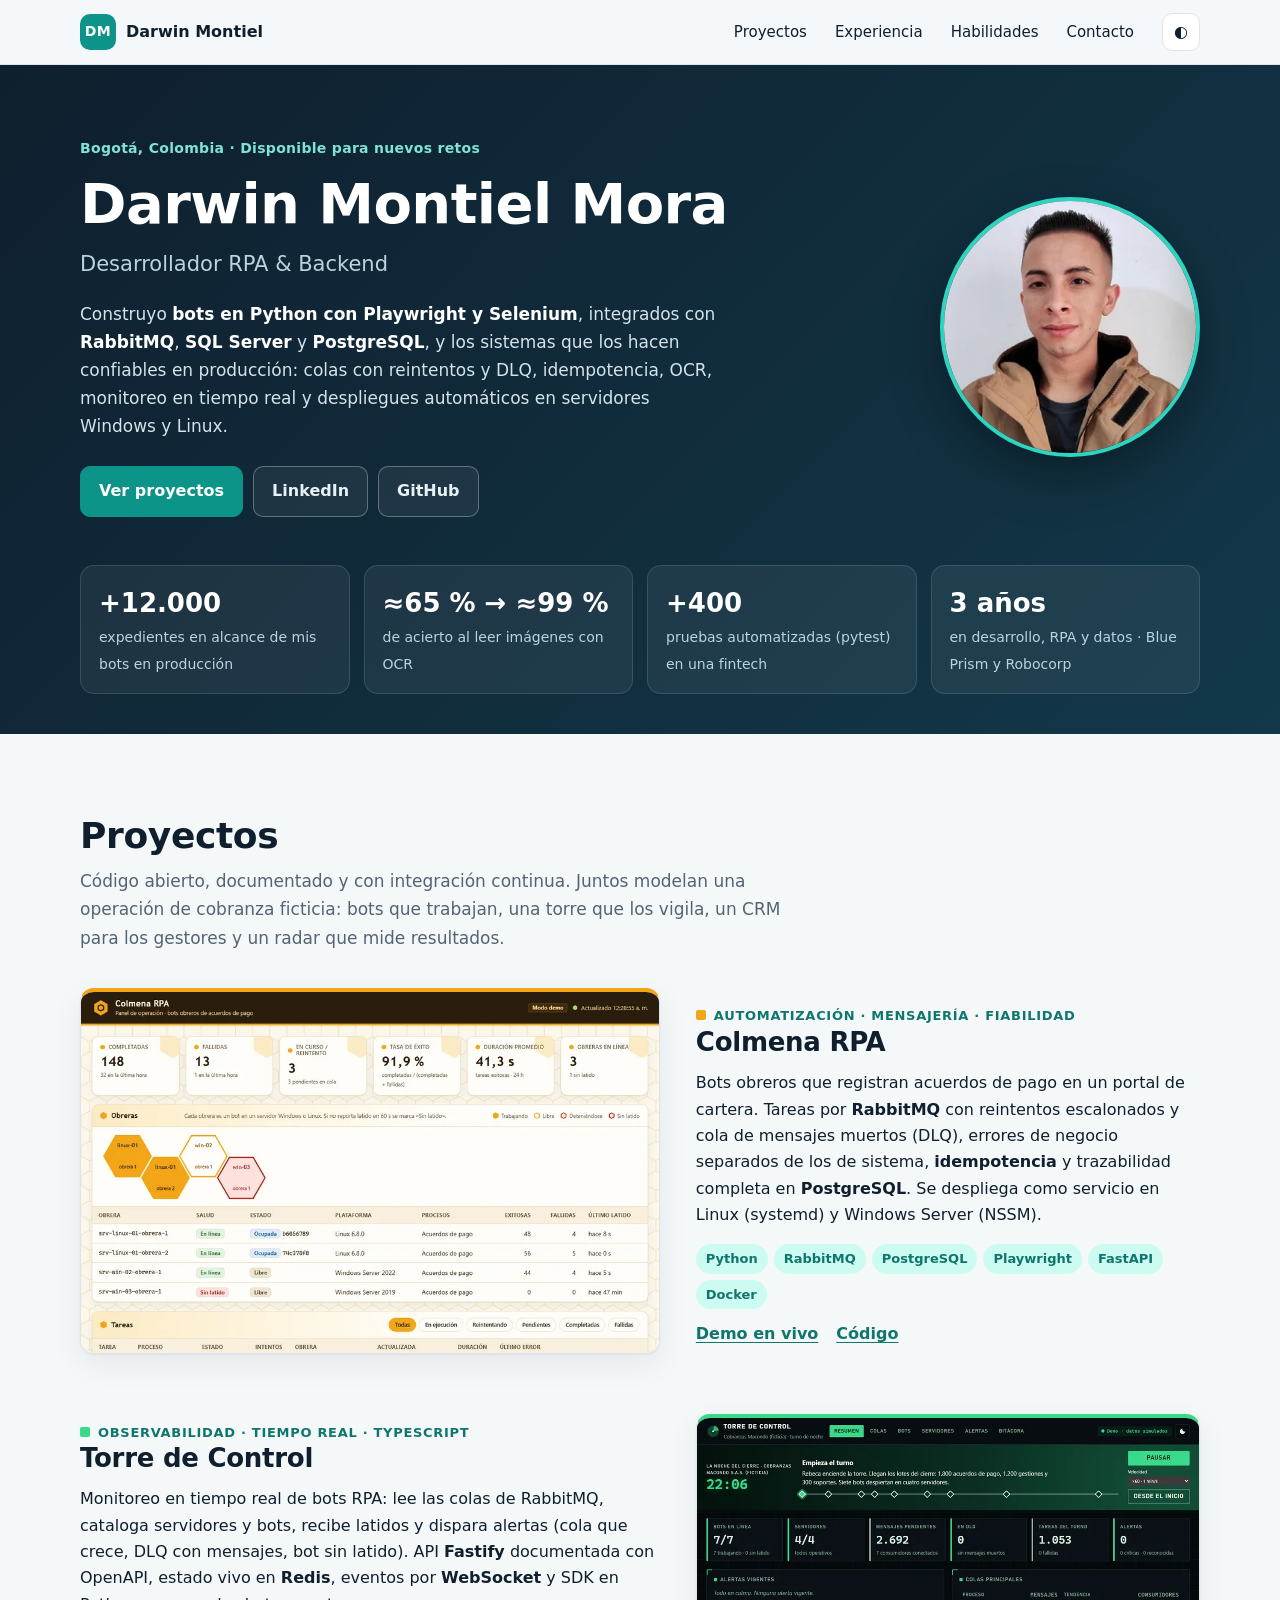
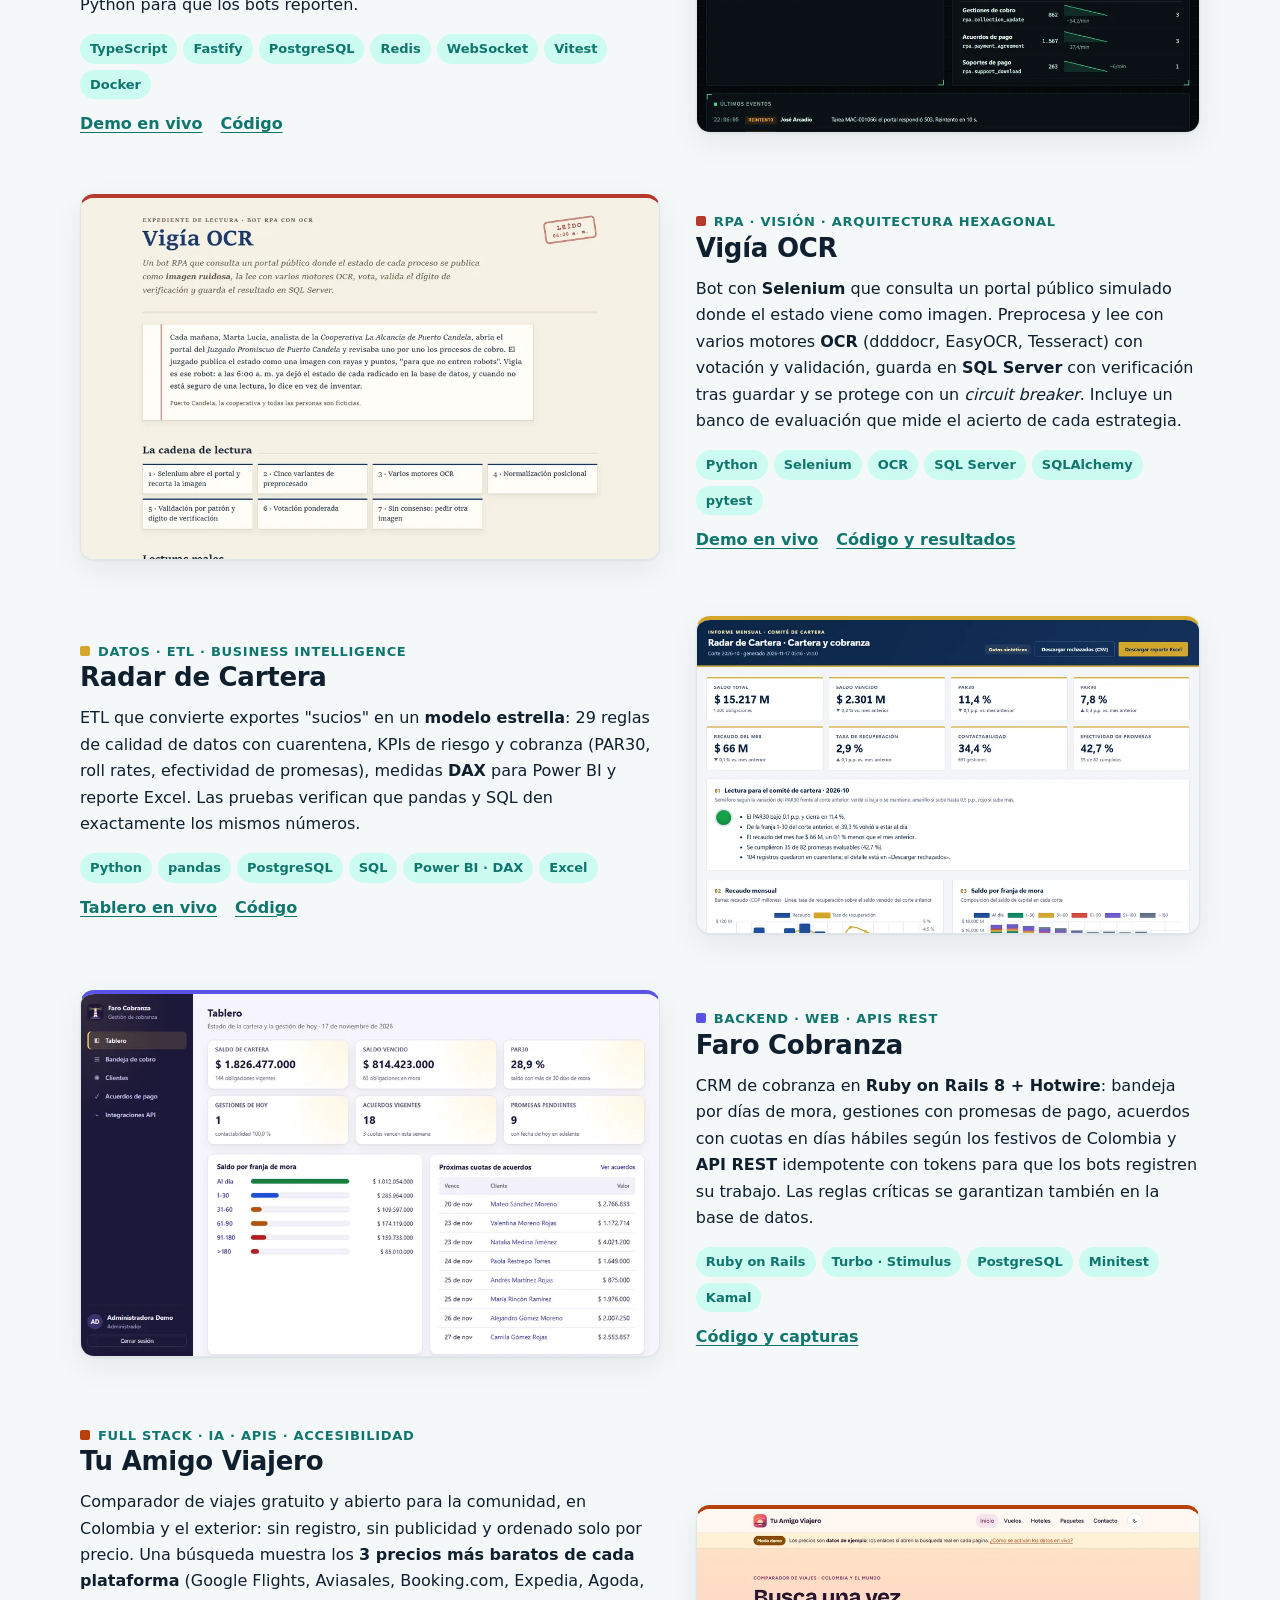
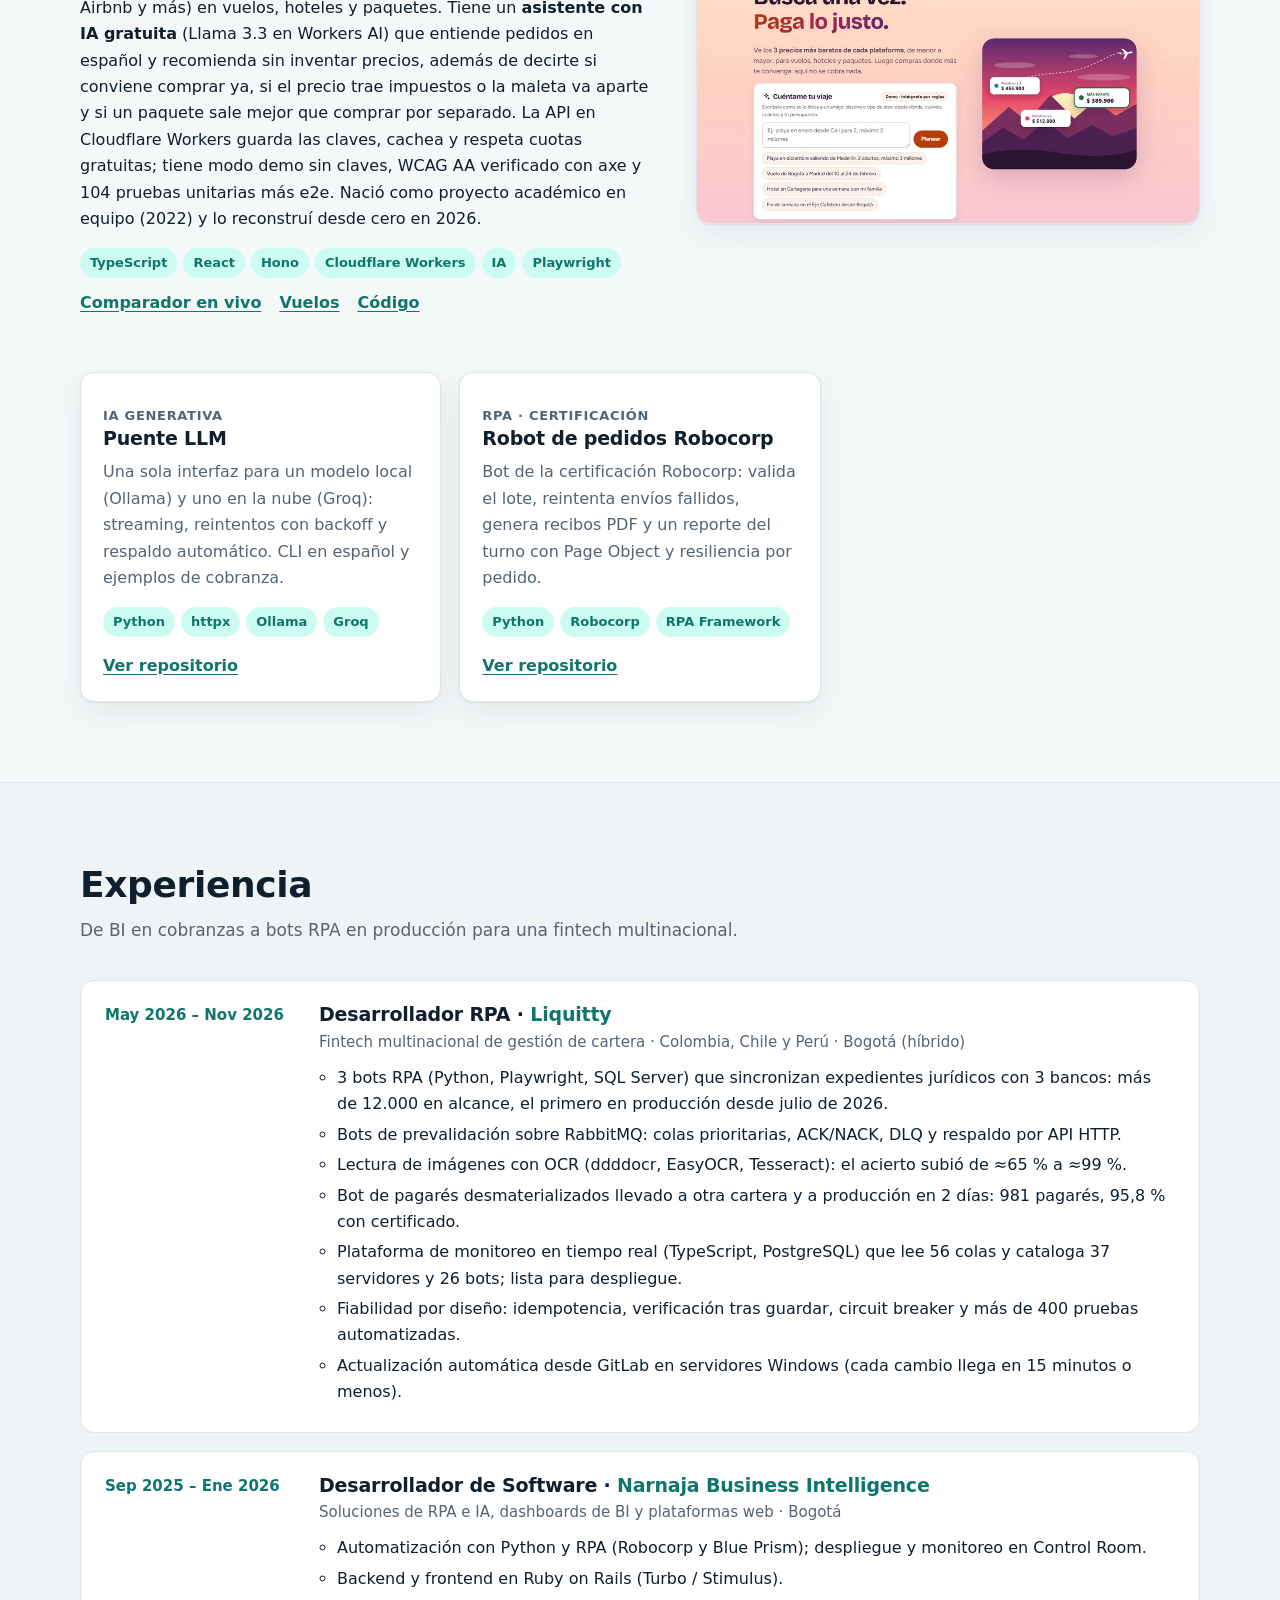
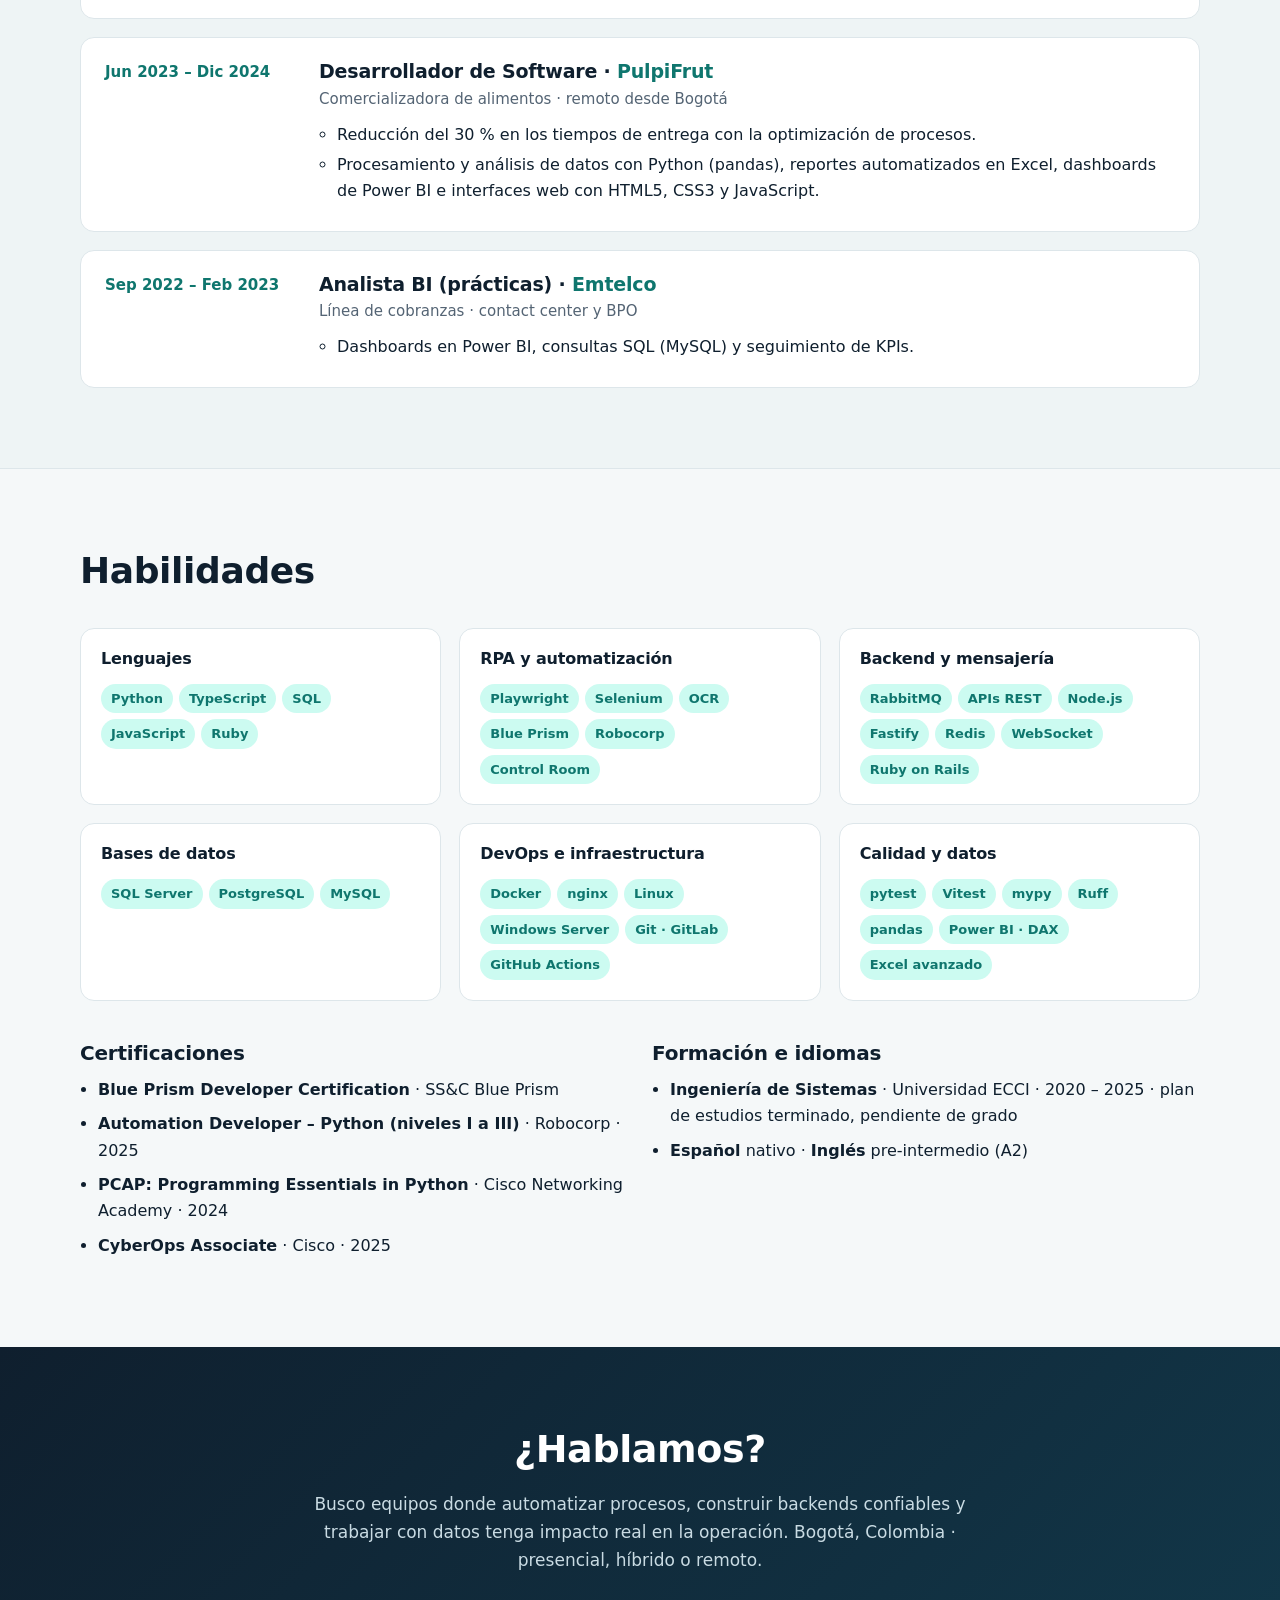
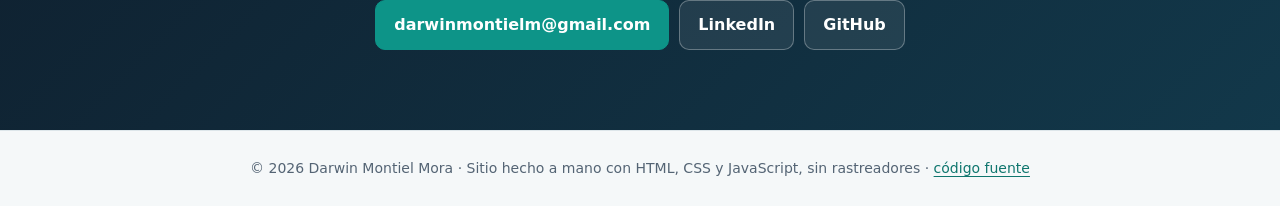
<file: index.html>
<!DOCTYPE html>
<html lang="es">
<head>
  <meta charset="utf-8">
  <meta name="viewport" content="width=device-width, initial-scale=1">
  <title>Darwin Montiel Mora · Desarrollador RPA &amp; Backend</title>
  <meta name="description" content="Desarrollador RPA y Backend en Bogotá. Bots en Python con Playwright, Selenium y OCR, colas RabbitMQ, SQL Server y PostgreSQL, monitoreo en tiempo real y analítica de datos para gestión de cartera.">
  <meta name="author" content="Darwin Montiel Mora">
  <meta name="theme-color" content="#0f1f2e">
  <link rel="canonical" href="https://darwinmontiel.github.io/">
  <link rel="icon" href="assets/img/favicon.svg" type="image/svg+xml">
  <meta property="og:type" content="profile">
  <meta property="og:locale" content="es_CO">
  <meta property="og:title" content="Darwin Montiel Mora · Desarrollador RPA & Backend">
  <meta property="og:description" content="Bots en Python con Playwright, Selenium y OCR, colas RabbitMQ, SQL Server, PostgreSQL y monitoreo en tiempo real para operaciones de cobranza.">
  <meta property="og:url" content="https://darwinmontiel.github.io/">
  <meta property="og:image" content="https://darwinmontiel.github.io/assets/img/og.png">
  <meta property="og:image:width" content="1200">
  <meta property="og:image:height" content="630">
  <meta name="twitter:card" content="summary_large_image">
  <link rel="stylesheet" href="assets/css/styles.css">
  <script type="application/ld+json">
  {
    "@context": "https://schema.org",
    "@type": "Person",
    "name": "Darwin Montiel Mora",
    "jobTitle": "Desarrollador RPA & Backend",
    "address": { "@type": "PostalAddress", "addressLocality": "Bogotá", "addressCountry": "CO" },
    "alumniOf": "Universidad ECCI",
    "knowsAbout": ["RPA", "Python", "Playwright", "Selenium", "OCR", "RabbitMQ", "SQL Server", "PostgreSQL", "TypeScript", "Fastify", "Redis", "Ruby on Rails", "Power BI", "Docker", "Windows Server", "Linux"],
    "url": "https://darwinmontiel.github.io/",
    "sameAs": ["https://github.com/DarwinMontiel", "https://www.linkedin.com/in/darwin-montiel-mora-925216206"]
  }
  </script>
  <script>
    // Aplica el tema guardado antes de pintar (evita parpadeo). Si el almacenamiento no está disponible, se usa el del sistema.
    try { const t = localStorage.getItem("tema"); if (t) document.documentElement.dataset.theme = t; } catch (e) {}
  </script>
</head>
<body>
  <a class="skip" href="#contenido">Saltar al contenido</a>

  <header class="topbar">
    <div class="wrap topbar__inner">
      <a class="brand" href="#inicio" aria-label="Inicio">
        <span class="brand__logo" aria-hidden="true">DM</span>
        <span class="brand__name">Darwin Montiel</span>
      </a>
      <nav class="nav" aria-label="Secciones">
        <button class="nav__toggle" type="button" aria-expanded="false" aria-controls="menu">Menú</button>
        <ul id="menu" class="nav__list">
          <li><a href="#proyectos">Proyectos</a></li>
          <li><a href="#experiencia">Experiencia</a></li>
          <li><a href="#habilidades">Habilidades</a></li>
          <li><a href="#contacto">Contacto</a></li>
        </ul>
      </nav>
      <button class="theme" type="button" aria-label="Cambiar entre modo claro y oscuro" title="Cambiar tema">
        <span aria-hidden="true">◐</span>
      </button>
    </div>
  </header>

  <main id="contenido">
    <section id="inicio" class="hero">
      <div class="wrap hero__inner">
        <div class="hero__text">
          <p class="eyebrow">Bogotá, Colombia · Disponible para nuevos retos</p>
          <h1>Darwin Montiel Mora</h1>
          <p class="hero__role">Desarrollador RPA &amp; Backend</p>
          <p class="hero__pitch">
            Construyo <strong>bots en Python con Playwright y Selenium</strong>, integrados con
            <strong>RabbitMQ</strong>, <strong>SQL Server</strong> y <strong>PostgreSQL</strong>, y los sistemas que
            los hacen confiables en producción: colas con reintentos y DLQ, idempotencia, OCR,
            monitoreo en tiempo real y despliegues automáticos en servidores Windows y Linux.
          </p>
          <div class="hero__actions">
            <a class="btn btn--primary" href="#proyectos">Ver proyectos</a>
            <a class="btn" href="https://www.linkedin.com/in/darwin-montiel-mora-925216206" rel="me noopener" target="_blank">LinkedIn</a>
            <a class="btn" href="https://github.com/DarwinMontiel" rel="me noopener" target="_blank">GitHub</a>
          </div>
        </div>
        <img class="hero__photo" src="assets/img/avatar.webp" width="320" height="320" alt="Foto de Darwin Montiel Mora">
      </div>
      <div class="wrap">
        <ul class="stats">
          <li><strong>+12.000</strong><span>expedientes en alcance de mis bots en producción</span></li>
          <li><strong>≈65 % → ≈99 %</strong><span>de acierto al leer imágenes con OCR</span></li>
          <li><strong>+400</strong><span>pruebas automatizadas (pytest) en una fintech</span></li>
          <li><strong>3 años</strong><span>en desarrollo, RPA y datos · Blue Prism y Robocorp</span></li>
        </ul>
      </div>
    </section>

    <section id="proyectos" class="section">
      <div class="wrap">
        <header class="section__head">
          <h2>Proyectos</h2>
          <p>Código abierto, documentado y con integración continua. Juntos modelan una operación de cobranza ficticia: bots que trabajan, una torre que los vigila, un CRM para los gestores y un radar que mide resultados.</p>
        </header>

        <article class="project project--colmena">
          <a class="project__media" href="https://darwinmontiel.github.io/colmena-rpa/" target="_blank" rel="noopener">
            <img src="assets/img/colmena-rpa.webp" width="960" height="600" loading="lazy" alt="Panel de operación de Colmena RPA: indicadores, el panal de obreras y las tareas">
          </a>
          <div class="project__body">
            <p class="project__kicker">Automatización · Mensajería · Fiabilidad</p>
            <h3>Colmena RPA</h3>
            <p>Bots obreros que registran acuerdos de pago en un portal de cartera. Tareas por <strong>RabbitMQ</strong> con reintentos escalonados y cola de mensajes muertos (DLQ), errores de negocio separados de los de sistema, <strong>idempotencia</strong> y trazabilidad completa en <strong>PostgreSQL</strong>. Se despliega como servicio en Linux (systemd) y Windows Server (NSSM).</p>
            <ul class="chips">
              <li>Python</li><li>RabbitMQ</li><li>PostgreSQL</li><li>Playwright</li><li>FastAPI</li><li>Docker</li>
            </ul>
            <p class="project__links">
              <a href="https://darwinmontiel.github.io/colmena-rpa/" target="_blank" rel="noopener">Demo en vivo</a>
              <a href="https://github.com/DarwinMontiel/colmena-rpa" target="_blank" rel="noopener">Código</a>
            </p>
          </div>
        </article>

        <article class="project project--reverse project--torre">
          <a class="project__media" href="https://darwinmontiel.github.io/torre-de-control/" target="_blank" rel="noopener">
            <img src="assets/img/torre-de-control.webp" width="960" height="600" loading="lazy" alt="Tablero de Torre de Control con colas, bots, servidores y alertas en tiempo real">
          </a>
          <div class="project__body">
            <p class="project__kicker">Observabilidad · Tiempo real · TypeScript</p>
            <h3>Torre de Control</h3>
            <p>Monitoreo en tiempo real de bots RPA: lee las colas de RabbitMQ, cataloga servidores y bots, recibe latidos y dispara alertas (cola que crece, DLQ con mensajes, bot sin latido). API <strong>Fastify</strong> documentada con OpenAPI, estado vivo en <strong>Redis</strong>, eventos por <strong>WebSocket</strong> y SDK en Python para que los bots reporten.</p>
            <ul class="chips">
              <li>TypeScript</li><li>Fastify</li><li>PostgreSQL</li><li>Redis</li><li>WebSocket</li><li>Vitest</li><li>Docker</li>
            </ul>
            <p class="project__links">
              <a href="https://darwinmontiel.github.io/torre-de-control/" target="_blank" rel="noopener">Demo en vivo</a>
              <a href="https://github.com/DarwinMontiel/torre-de-control" target="_blank" rel="noopener">Código</a>
            </p>
          </div>
        </article>

        <article class="project project--vigia">
          <a class="project__media" href="https://darwinmontiel.github.io/vigia-ocr/" target="_blank" rel="noopener">
            <img src="assets/img/vigia-ocr.webp" width="960" height="600" loading="lazy" alt="Demo de Vigía OCR: expediente de lectura con la cadena OCR paso a paso">
          </a>
          <div class="project__body">
            <p class="project__kicker">RPA · Visión · Arquitectura hexagonal</p>
            <h3>Vigía OCR</h3>
            <p>Bot con <strong>Selenium</strong> que consulta un portal público simulado donde el estado viene como imagen. Preprocesa y lee con varios motores <strong>OCR</strong> (ddddocr, EasyOCR, Tesseract) con votación y validación, guarda en <strong>SQL Server</strong> con verificación tras guardar y se protege con un <em>circuit breaker</em>. Incluye un banco de evaluación que mide el acierto de cada estrategia.</p>
            <ul class="chips">
              <li>Python</li><li>Selenium</li><li>OCR</li><li>SQL Server</li><li>SQLAlchemy</li><li>pytest</li>
            </ul>
            <p class="project__links">
              <a href="https://darwinmontiel.github.io/vigia-ocr/" target="_blank" rel="noopener">Demo en vivo</a>
              <a href="https://github.com/DarwinMontiel/vigia-ocr" target="_blank" rel="noopener">Código y resultados</a>
            </p>
          </div>
        </article>

        <article class="project project--reverse project--radar">
          <a class="project__media" href="https://darwinmontiel.github.io/radar-cartera/" target="_blank" rel="noopener">
            <img src="assets/img/radar-cartera.webp" width="960" height="600" loading="lazy" alt="Tablero de Radar de Cartera con saldo, PAR30, recaudo y franjas de mora">
          </a>
          <div class="project__body">
            <p class="project__kicker">Datos · ETL · Business Intelligence</p>
            <h3>Radar de Cartera</h3>
            <p>ETL que convierte exportes "sucios" en un <strong>modelo estrella</strong>: 29 reglas de calidad de datos con cuarentena, KPIs de riesgo y cobranza (PAR30, roll rates, efectividad de promesas), medidas <strong>DAX</strong> para Power BI y reporte Excel. Las pruebas verifican que pandas y SQL den exactamente los mismos números.</p>
            <ul class="chips">
              <li>Python</li><li>pandas</li><li>PostgreSQL</li><li>SQL</li><li>Power BI · DAX</li><li>Excel</li>
            </ul>
            <p class="project__links">
              <a href="https://darwinmontiel.github.io/radar-cartera/" target="_blank" rel="noopener">Tablero en vivo</a>
              <a href="https://github.com/DarwinMontiel/radar-cartera" target="_blank" rel="noopener">Código</a>
            </p>
          </div>
        </article>

        <article class="project project--faro">
          <a class="project__media" href="https://github.com/DarwinMontiel/faro-cobranza" target="_blank" rel="noopener">
            <img src="assets/img/faro-cobranza.webp" width="960" height="600" loading="lazy" alt="Tablero de Faro Cobranza con indicadores y próximas cuotas">
          </a>
          <div class="project__body">
            <p class="project__kicker">Backend · Web · APIs REST</p>
            <h3>Faro Cobranza</h3>
            <p>CRM de cobranza en <strong>Ruby on Rails 8 + Hotwire</strong>: bandeja por días de mora, gestiones con promesas de pago, acuerdos con cuotas en días hábiles según los festivos de Colombia y <strong>API REST</strong> idempotente con tokens para que los bots registren su trabajo. Las reglas críticas se garantizan también en la base de datos.</p>
            <ul class="chips">
              <li>Ruby on Rails</li><li>Turbo · Stimulus</li><li>PostgreSQL</li><li>Minitest</li><li>Kamal</li>
            </ul>
            <p class="project__links">
              <a href="https://github.com/DarwinMontiel/faro-cobranza" target="_blank" rel="noopener">Código y capturas</a>
            </p>
          </div>
        </article>

        <article class="project project--reverse project--viajero">
          <a class="project__media" href="https://darwinmontiel.github.io/tu-amigo-viajero/" target="_blank" rel="noopener">
            <img src="assets/img/tu-amigo-viajero.webp" width="960" height="600" loading="lazy" alt="Portada de Tu Amigo Viajero: «Busca una vez. Paga lo justo.», el asistente de viaje con IA y un avión sobre el atardecer con tres precios comparados">
          </a>
          <div class="project__body">
            <p class="project__kicker">Full stack · IA · APIs · Accesibilidad</p>
            <h3>Tu Amigo Viajero</h3>
            <p>Comparador de viajes gratuito y abierto para la comunidad, en Colombia y el exterior: sin registro, sin publicidad y ordenado solo por precio. Una búsqueda muestra los <strong>3 precios más baratos de cada plataforma</strong> (Google Flights, Aviasales, Booking.com, Expedia, Agoda, Airbnb y más) en vuelos, hoteles y paquetes. Tiene un <strong>asistente con IA gratuita</strong> (Llama 3.3 en Workers AI) que entiende pedidos en español y recomienda sin inventar precios, además de decirte si conviene comprar ya, si el precio trae impuestos o la maleta va aparte y si un paquete sale mejor que comprar por separado. La API en Cloudflare Workers guarda las claves, cachea y respeta cuotas gratuitas; tiene modo demo sin claves, WCAG AA verificado con axe y 104 pruebas unitarias más e2e. Nació como proyecto académico en equipo (2022) y lo reconstruí desde cero en 2026.</p>
            <ul class="chips">
              <li>TypeScript</li><li>React</li><li>Hono</li><li>Cloudflare Workers</li><li>IA</li><li>Playwright</li>
            </ul>
            <p class="project__links">
              <a href="https://darwinmontiel.github.io/tu-amigo-viajero/" target="_blank" rel="noopener">Comparador en vivo</a>
              <a href="https://darwinmontiel.github.io/tu-amigo-viajero/vuelos" target="_blank" rel="noopener">Vuelos</a>
              <a href="https://github.com/DarwinMontiel/tu-amigo-viajero" target="_blank" rel="noopener">Código</a>
            </p>
          </div>
        </article>

        <div class="cards">
          <article class="card">
            <p class="project__kicker">IA generativa</p>
            <h3>Puente LLM</h3>
            <p>Una sola interfaz para un modelo local (Ollama) y uno en la nube (Groq): streaming, reintentos con backoff y respaldo automático. CLI en español y ejemplos de cobranza.</p>
            <ul class="chips"><li>Python</li><li>httpx</li><li>Ollama</li><li>Groq</li></ul>
            <a class="card__link" href="https://github.com/DarwinMontiel/puente-llm" target="_blank" rel="noopener">Ver repositorio</a>
          </article>
          <article class="card">
            <p class="project__kicker">RPA · Certificación</p>
            <h3>Robot de pedidos Robocorp</h3>
            <p>Bot de la certificación Robocorp: valida el lote, reintenta envíos fallidos, genera recibos PDF y un reporte del turno con Page Object y resiliencia por pedido.</p>
            <ul class="chips"><li>Python</li><li>Robocorp</li><li>RPA Framework</li></ul>
            <a class="card__link" href="https://github.com/DarwinMontiel/robot-pedidos-robocorp" target="_blank" rel="noopener">Ver repositorio</a>
          </article>
        </div>
      </div>
    </section>

    <section id="experiencia" class="section section--alt">
      <div class="wrap">
        <header class="section__head">
          <h2>Experiencia</h2>
          <p>De BI en cobranzas a bots RPA en producción para una fintech multinacional.</p>
        </header>
        <ol class="timeline">
          <li>
            <div class="timeline__when">May 2026 – Nov 2026</div>
            <div class="timeline__what">
              <h3>Desarrollador RPA · <span>Liquitty</span></h3>
              <p class="muted">Fintech multinacional de gestión de cartera · Colombia, Chile y Perú · Bogotá (híbrido)</p>
              <ul>
                <li>3 bots RPA (Python, Playwright, SQL Server) que sincronizan expedientes jurídicos con 3 bancos: más de 12.000 en alcance, el primero en producción desde julio de 2026.</li>
                <li>Bots de prevalidación sobre RabbitMQ: colas prioritarias, ACK/NACK, DLQ y respaldo por API HTTP.</li>
                <li>Lectura de imágenes con OCR (ddddocr, EasyOCR, Tesseract): el acierto subió de ≈65 % a ≈99 %.</li>
                <li>Bot de pagarés desmaterializados llevado a otra cartera y a producción en 2 días: 981 pagarés, 95,8 % con certificado.</li>
                <li>Plataforma de monitoreo en tiempo real (TypeScript, PostgreSQL) que lee 56 colas y cataloga 37 servidores y 26 bots; lista para despliegue.</li>
                <li>Fiabilidad por diseño: idempotencia, verificación tras guardar, circuit breaker y más de 400 pruebas automatizadas.</li>
                <li>Actualización automática desde GitLab en servidores Windows (cada cambio llega en 15 minutos o menos).</li>
              </ul>
            </div>
          </li>
          <li>
            <div class="timeline__when">Sep 2025 – Ene 2026</div>
            <div class="timeline__what">
              <h3>Desarrollador de Software · <span>Narnaja Business Intelligence</span></h3>
              <p class="muted">Soluciones de RPA e IA, dashboards de BI y plataformas web · Bogotá</p>
              <ul>
                <li>Automatización con Python y RPA (Robocorp y Blue Prism); despliegue y monitoreo en Control Room.</li>
                <li>Backend y frontend en Ruby on Rails (Turbo / Stimulus).</li>
              </ul>
            </div>
          </li>
          <li>
            <div class="timeline__when">Jun 2023 – Dic 2024</div>
            <div class="timeline__what">
              <h3>Desarrollador de Software · <span>PulpiFrut</span></h3>
              <p class="muted">Comercializadora de alimentos · remoto desde Bogotá</p>
              <ul>
                <li>Reducción del 30 % en los tiempos de entrega con la optimización de procesos.</li>
                <li>Procesamiento y análisis de datos con Python (pandas), reportes automatizados en Excel, dashboards de Power BI e interfaces web con HTML5, CSS3 y JavaScript.</li>
              </ul>
            </div>
          </li>
          <li>
            <div class="timeline__when">Sep 2022 – Feb 2023</div>
            <div class="timeline__what">
              <h3>Analista BI (prácticas) · <span>Emtelco</span></h3>
              <p class="muted">Línea de cobranzas · contact center y BPO</p>
              <ul>
                <li>Dashboards en Power BI, consultas SQL (MySQL) y seguimiento de KPIs.</li>
              </ul>
            </div>
          </li>
        </ol>
      </div>
    </section>

    <section id="habilidades" class="section">
      <div class="wrap">
        <header class="section__head">
          <h2>Habilidades</h2>
        </header>
        <div class="skills">
          <div><h3>Lenguajes</h3><ul class="chips"><li>Python</li><li>TypeScript</li><li>SQL</li><li>JavaScript</li><li>Ruby</li></ul></div>
          <div><h3>RPA y automatización</h3><ul class="chips"><li>Playwright</li><li>Selenium</li><li>OCR</li><li>Blue Prism</li><li>Robocorp</li><li>Control Room</li></ul></div>
          <div><h3>Backend y mensajería</h3><ul class="chips"><li>RabbitMQ</li><li>APIs REST</li><li>Node.js</li><li>Fastify</li><li>Redis</li><li>WebSocket</li><li>Ruby on Rails</li></ul></div>
          <div><h3>Bases de datos</h3><ul class="chips"><li>SQL Server</li><li>PostgreSQL</li><li>MySQL</li></ul></div>
          <div><h3>DevOps e infraestructura</h3><ul class="chips"><li>Docker</li><li>nginx</li><li>Linux</li><li>Windows Server</li><li>Git · GitLab</li><li>GitHub Actions</li></ul></div>
          <div><h3>Calidad y datos</h3><ul class="chips"><li>pytest</li><li>Vitest</li><li>mypy</li><li>Ruff</li><li>pandas</li><li>Power BI · DAX</li><li>Excel avanzado</li></ul></div>
        </div>

        <div class="grid2">
          <div>
            <h3 class="subhead">Certificaciones</h3>
            <ul class="list">
              <li><strong>Blue Prism Developer Certification</strong> · SS&amp;C Blue Prism</li>
              <li><strong>Automation Developer – Python (niveles I a III)</strong> · Robocorp · 2025</li>
              <li><strong>PCAP: Programming Essentials in Python</strong> · Cisco Networking Academy · 2024</li>
              <li><strong>CyberOps Associate</strong> · Cisco · 2025</li>
            </ul>
          </div>
          <div>
            <h3 class="subhead">Formación e idiomas</h3>
            <ul class="list">
              <li><strong>Ingeniería de Sistemas</strong> · Universidad ECCI · 2020 – 2025 · plan de estudios terminado, pendiente de grado</li>
              <li><strong>Español</strong> nativo · <strong>Inglés</strong> pre-intermedio (A2)</li>
            </ul>
          </div>
        </div>
      </div>
    </section>

    <section id="contacto" class="section section--contact">
      <div class="wrap contact">
        <h2>¿Hablamos?</h2>
        <p>Busco equipos donde automatizar procesos, construir backends confiables y trabajar con datos tenga impacto real en la operación. Bogotá, Colombia · presencial, híbrido o remoto.</p>
        <div class="hero__actions">
          <a class="btn btn--primary" href="mailto:darwinmontielm@gmail.com">darwinmontielm@gmail.com</a>
          <a class="btn" href="https://www.linkedin.com/in/darwin-montiel-mora-925216206" rel="me noopener" target="_blank">LinkedIn</a>
          <a class="btn" href="https://github.com/DarwinMontiel" rel="me noopener" target="_blank">GitHub</a>
        </div>
      </div>
    </section>
  </main>

  <footer class="footer">
    <div class="wrap">
      <p>© <span id="year">2026</span> Darwin Montiel Mora · Sitio hecho a mano con HTML, CSS y JavaScript, sin rastreadores · <a href="https://github.com/DarwinMontiel/DarwinMontiel.github.io">código fuente</a></p>
    </div>
  </footer>

  <script src="assets/js/main.js" defer></script>
</body>
</html>
</file>
<file: assets/css/styles.css>
/* Portafolio · Darwin Montiel Mora — CSS propio, sin frameworks. */

:root {
  --bg: #f5f8f9;
  --surface: #ffffff;
  --surface-2: #eef4f5;
  --border: #dde6ea;
  --text: #0f1f2e;
  --muted: #546474;
  --accent: #0d9488;
  --accent-strong: #0f766e;
  --accent-soft: #ccfbf1;
  --hero-from: #0f1f2e;
  --hero-to: #12384a;
  --radius: 14px;
  --shadow: 0 1px 2px rgb(15 31 46 / 6%), 0 10px 30px rgb(15 31 46 / 7%);
  --font: "Inter", "Segoe UI", system-ui, -apple-system, Roboto, sans-serif;
  color-scheme: light;
}

:root[data-theme="dark"] {
  --bg: #0a131b;
  --surface: #101c26;
  --surface-2: #0d1821;
  --border: #1f303d;
  --text: #e6edf2;
  --muted: #94a7b6;
  --accent: #2dd4bf;
  --accent-strong: #5eead4;
  --accent-soft: #134e4a;
  --hero-from: #07101a;
  --hero-to: #0d2a37;
  color-scheme: dark;
}

@media (prefers-color-scheme: dark) {
  :root:not([data-theme="light"]) {
    --bg: #0a131b;
    --surface: #101c26;
    --surface-2: #0d1821;
    --border: #1f303d;
    --text: #e6edf2;
    --muted: #94a7b6;
    --accent: #2dd4bf;
    --accent-strong: #5eead4;
    --accent-soft: #134e4a;
    --hero-from: #07101a;
    --hero-to: #0d2a37;
    color-scheme: dark;
  }
}

*, *::before, *::after { box-sizing: border-box; }
html { scroll-behavior: smooth; scroll-padding-top: 76px; -webkit-text-size-adjust: 100%; }
body { margin: 0; font: 16px/1.65 var(--font); color: var(--text); background: var(--bg); }
img { max-width: 100%; height: auto; display: block; }
a { color: var(--accent-strong); text-underline-offset: 3px; }
h1, h2, h3 { line-height: 1.2; margin: 0; letter-spacing: -0.01em; }
:focus-visible { outline: 3px solid var(--accent); outline-offset: 3px; border-radius: 6px; }

.wrap { width: min(1120px, 100% - 32px); margin-inline: auto; }
.skip { position: absolute; left: 16px; top: -48px; background: var(--accent); color: #fff; padding: 8px 14px; border-radius: 8px; z-index: 20; }
.skip:focus { top: 12px; }
.muted { color: var(--muted); }

/* ---------- Barra superior ---------- */
.topbar {
  position: sticky; top: 0; z-index: 10;
  background: color-mix(in srgb, var(--bg) 85%, transparent);
  backdrop-filter: saturate(140%) blur(10px);
  border-bottom: 1px solid var(--border);
}
.topbar__inner { display: flex; align-items: center; gap: 16px; height: 64px; }
.brand { display: flex; align-items: center; gap: 10px; text-decoration: none; color: var(--text); font-weight: 700; margin-right: auto; }
.brand__logo { width: 36px; height: 36px; border-radius: 10px; display: grid; place-items: center; background: #0d9488; color: #fff; font-size: 14px; letter-spacing: .5px; }
.nav__list { display: flex; gap: 4px; list-style: none; margin: 0; padding: 0; }
.nav__list a { display: block; padding: 8px 12px; border-radius: 8px; color: var(--text); text-decoration: none; font-weight: 500; font-size: 15px; }
.nav__list a:hover { background: var(--surface-2); }
.nav__toggle { display: none; }
.theme, .nav__toggle {
  border: 1px solid var(--border); background: var(--surface); color: var(--text);
  border-radius: 10px; height: 38px; min-width: 38px; padding: 0 10px; cursor: pointer; font: inherit;
}

/* ---------- Hero ---------- */
.hero { background: linear-gradient(135deg, var(--hero-from), var(--hero-to)); color: #e8f1f5; padding: 72px 0 40px; }
.hero__inner { display: grid; grid-template-columns: 1fr auto; gap: 48px; align-items: center; }
.eyebrow { margin: 0 0 10px; color: #7fe3d6; font-weight: 600; font-size: 14px; letter-spacing: .3px; }
.hero h1 { font-size: clamp(34px, 5vw, 56px); color: #fff; }
.hero__role { margin: 10px 0 0; font-size: clamp(17px, 2.2vw, 21px); color: #b9d4df; font-weight: 500; }
.hero__pitch { max-width: 640px; margin: 18px 0 0; color: #d3e3ea; font-size: 17px; }
.hero__pitch strong { color: #fff; }
.hero__actions { display: flex; flex-wrap: wrap; gap: 10px; margin-top: 26px; }
.hero__photo { width: 260px; height: 260px; border-radius: 50%; object-fit: cover; border: 4px solid #2dd4bf; box-shadow: 0 20px 50px rgb(0 0 0 / 35%); }

.btn {
  display: inline-flex; align-items: center; justify-content: center; gap: 8px;
  padding: 11px 18px; border-radius: 10px; font-weight: 600; text-decoration: none;
  border: 1px solid rgb(255 255 255 / 30%); color: inherit; background: rgb(255 255 255 / 6%);
  transition: transform .15s ease, background .15s ease;
}
.btn:hover { transform: translateY(-1px); background: rgb(255 255 255 / 12%); }
.btn--primary { background: #0d9488; border-color: #0d9488; color: #fff; }
.btn--primary:hover { background: #0f766e; }

.stats { list-style: none; margin: 48px 0 0; padding: 0; display: grid; grid-template-columns: repeat(4, 1fr); gap: 14px; }
.stats li { background: rgb(255 255 255 / 6%); border: 1px solid rgb(255 255 255 / 12%); border-radius: var(--radius); padding: 16px 18px; }
.stats strong { display: block; font-size: 26px; color: #fff; }
.stats span { color: #b9d4df; font-size: 14px; }

/* ---------- Secciones ---------- */
.section { padding: 80px 0; }
.section--alt { background: var(--surface-2); border-block: 1px solid var(--border); }
.section__head { max-width: 720px; margin-bottom: 36px; }
.section__head h2 { font-size: clamp(28px, 3.5vw, 36px); }
.section__head p { margin: 10px 0 0; color: var(--muted); font-size: 17px; }

.project {
  display: grid; grid-template-columns: 1.15fr 1fr; gap: 36px; align-items: center;
  margin-bottom: 56px;
}
.project--reverse .project__media { order: 2; }
.project__media { display: block; border-radius: var(--radius); overflow: hidden; border: 1px solid var(--border); box-shadow: var(--shadow); background: var(--surface); }
.project__media img { transition: transform .35s ease; }
.project__media:hover img { transform: scale(1.02); }
.project__kicker { margin: 0 0 6px; color: var(--accent-strong); font-weight: 700; font-size: 13px; text-transform: uppercase; letter-spacing: .7px; }
.project h3 { font-size: 26px; }
/* Cada proyecto tiene su propia identidad visual; su color marca la tarjeta (solo como adorno,
   el texto sigue en los colores del sitio para no perder contraste). */
.project { --proyecto: var(--accent); }
.project--colmena { --proyecto: #f2a516; }
.project--torre { --proyecto: #39d98a; }
.project--vigia { --proyecto: #b8392e; }
.project--radar { --proyecto: #d4a72c; }
.project--faro { --proyecto: #5b53e6; }
.project--viajero { --proyecto: #b8400b; }
.project__media { border-top: 4px solid var(--proyecto); }
.project .project__kicker::before {
  content: ""; display: inline-block; width: 10px; height: 10px; margin-right: 8px; border-radius: 2px;
  background: var(--proyecto); vertical-align: 0;
}
.project__body p { margin: 12px 0 0; }
.project__links { display: flex; gap: 18px; font-weight: 600; }

.chips { list-style: none; display: flex; flex-wrap: wrap; gap: 6px; padding: 0; margin: 16px 0 0; }
.chips li { font-size: 13px; font-weight: 600; padding: 4px 10px; border-radius: 999px; background: var(--accent-soft); color: var(--accent-strong); }

.cards { display: grid; grid-template-columns: repeat(3, 1fr); gap: 18px; }
.card { background: var(--surface); border: 1px solid var(--border); border-radius: var(--radius); padding: 22px; box-shadow: var(--shadow); display: flex; flex-direction: column; }
.card h3 { font-size: 19px; }
.card p { margin: 10px 0 0; color: var(--muted); }
.card__link { margin-top: auto; padding-top: 16px; font-weight: 600; }

.timeline { list-style: none; margin: 0; padding: 0; display: grid; gap: 18px; }
.timeline > li {
  display: grid; grid-template-columns: 190px 1fr; gap: 24px;
  background: var(--surface); border: 1px solid var(--border); border-radius: var(--radius); padding: 22px 24px;
}
.timeline__when { color: var(--accent-strong); font-weight: 700; font-size: 15px; }
.timeline h3 { font-size: 19px; }
.timeline h3 span { color: var(--accent-strong); }
.timeline p { margin: 4px 0 0; font-size: 15px; }
.timeline ul { margin: 10px 0 0; padding-left: 18px; }
.timeline li li { margin: 4px 0; }

.skills { display: grid; grid-template-columns: repeat(3, 1fr); gap: 18px; }
.skills > div { background: var(--surface); border: 1px solid var(--border); border-radius: var(--radius); padding: 20px; }
.skills h3 { font-size: 16px; }
.grid2 { display: grid; grid-template-columns: 1fr 1fr; gap: 24px; margin-top: 40px; }
.subhead { font-size: 20px; margin-bottom: 12px; }
.list { margin: 0; padding-left: 18px; }
.list li { margin: 8px 0; }

.section--contact { background: linear-gradient(135deg, var(--hero-from), var(--hero-to)); color: #e8f1f5; }
.contact { text-align: center; max-width: 720px; }
.contact h2 { color: #fff; font-size: clamp(28px, 3.5vw, 38px); }
.contact p { color: #c9dbe3; font-size: 17px; }
.contact .hero__actions { justify-content: center; }
.section--contact .btn:not(.btn--primary) { color: #fff; background: rgb(255 255 255 / 8%); border-color: rgb(255 255 255 / 30%); }

.footer { padding: 26px 0; color: var(--muted); font-size: 14px; border-top: 1px solid var(--border); }
.footer p { margin: 0; text-align: center; }

/* ---------- Responsive ---------- */
@media (max-width: 900px) {
  .hero__inner { grid-template-columns: 1fr; }
  .hero__photo { width: 150px; height: 150px; order: -1; }
  .stats { grid-template-columns: repeat(2, 1fr); }
  .project, .project--reverse { grid-template-columns: 1fr; gap: 20px; }
  .project--reverse .project__media { order: 0; }
  .cards, .skills { grid-template-columns: 1fr 1fr; }
  .timeline > li { grid-template-columns: 1fr; gap: 6px; }
}

@media (max-width: 640px) {
  .nav__toggle { display: inline-block; }
  .nav__list {
    display: none; position: absolute; top: 64px; left: 0; right: 0; flex-direction: column;
    background: var(--surface); border-bottom: 1px solid var(--border); padding: 8px 16px 14px;
  }
  .nav__list.open { display: flex; }
  .brand__name { display: none; }
  .hero { padding-top: 40px; }
  .cards, .skills, .grid2 { grid-template-columns: 1fr; }
  .stats strong { font-size: 22px; }
  .section { padding: 56px 0; }
}

@media (prefers-reduced-motion: reduce) {
  html { scroll-behavior: auto; }
  *, *::before, *::after { transition: none !important; }
}
</file>
